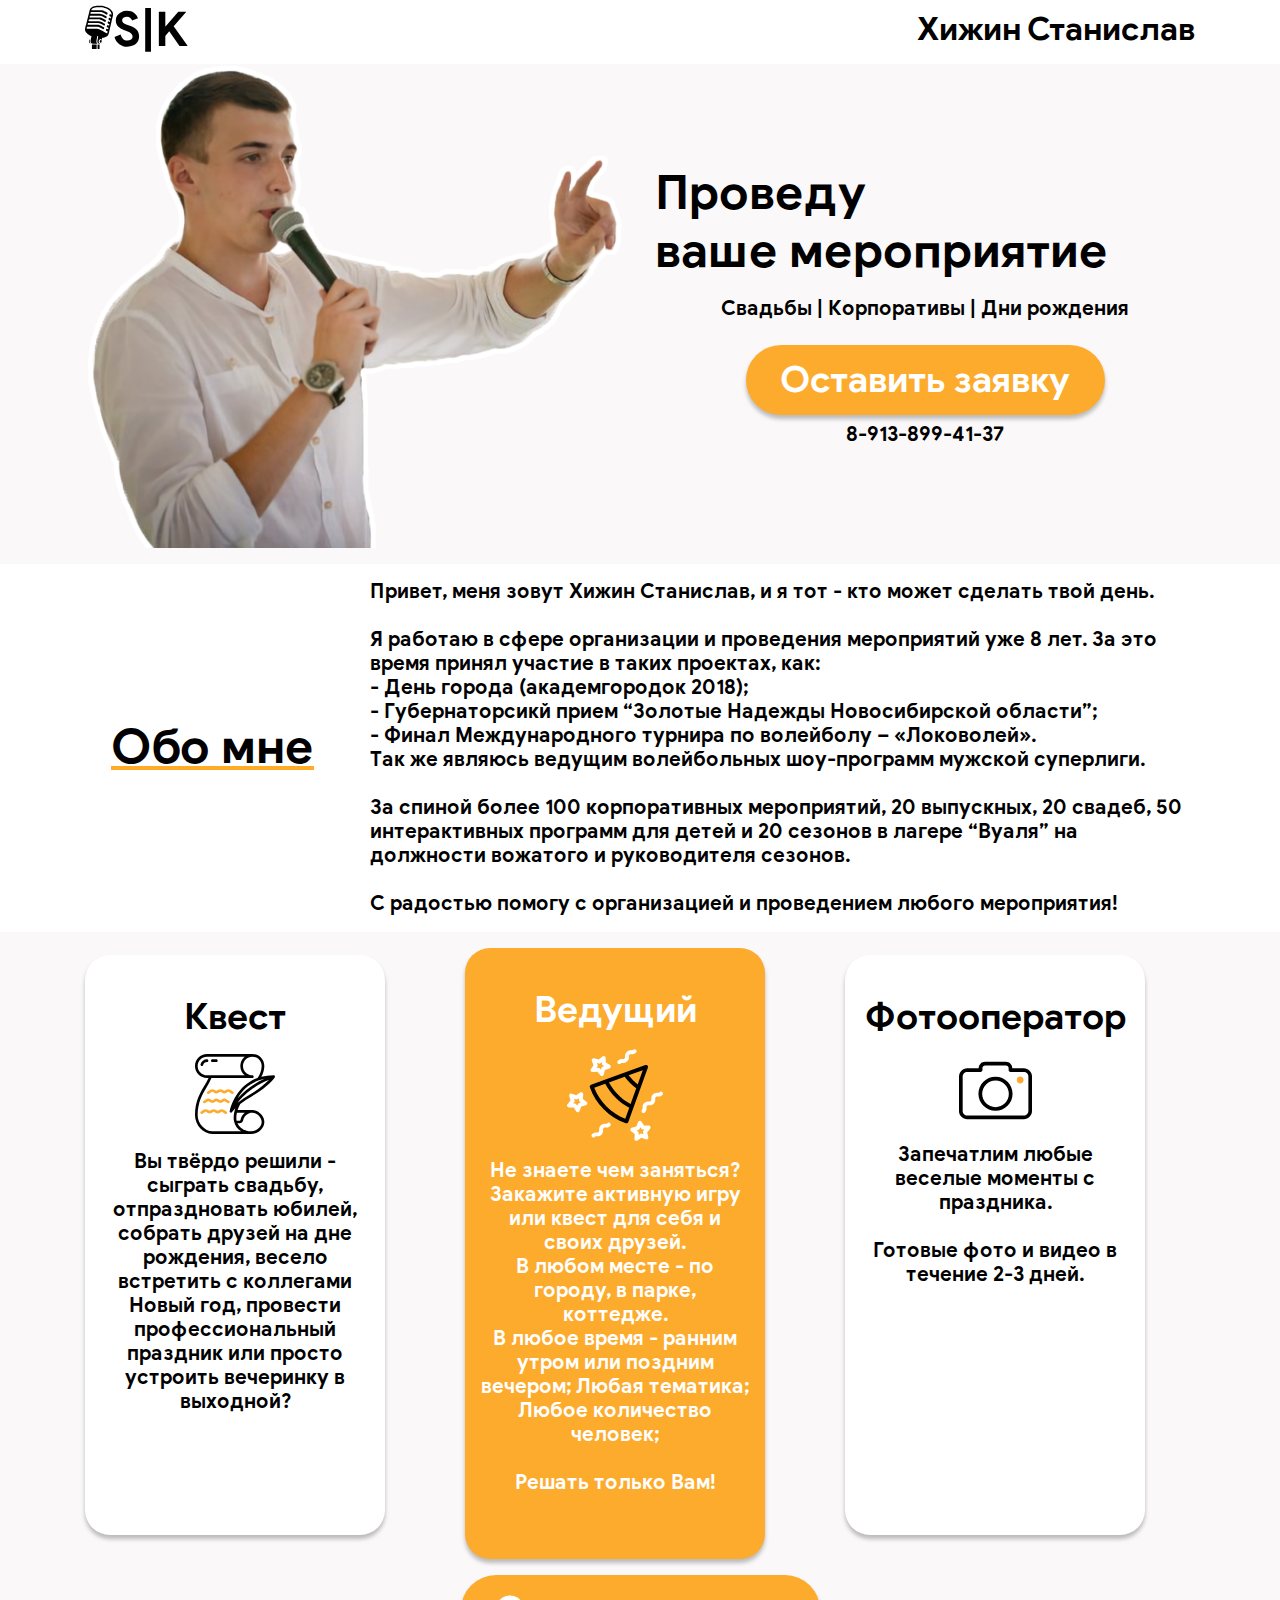
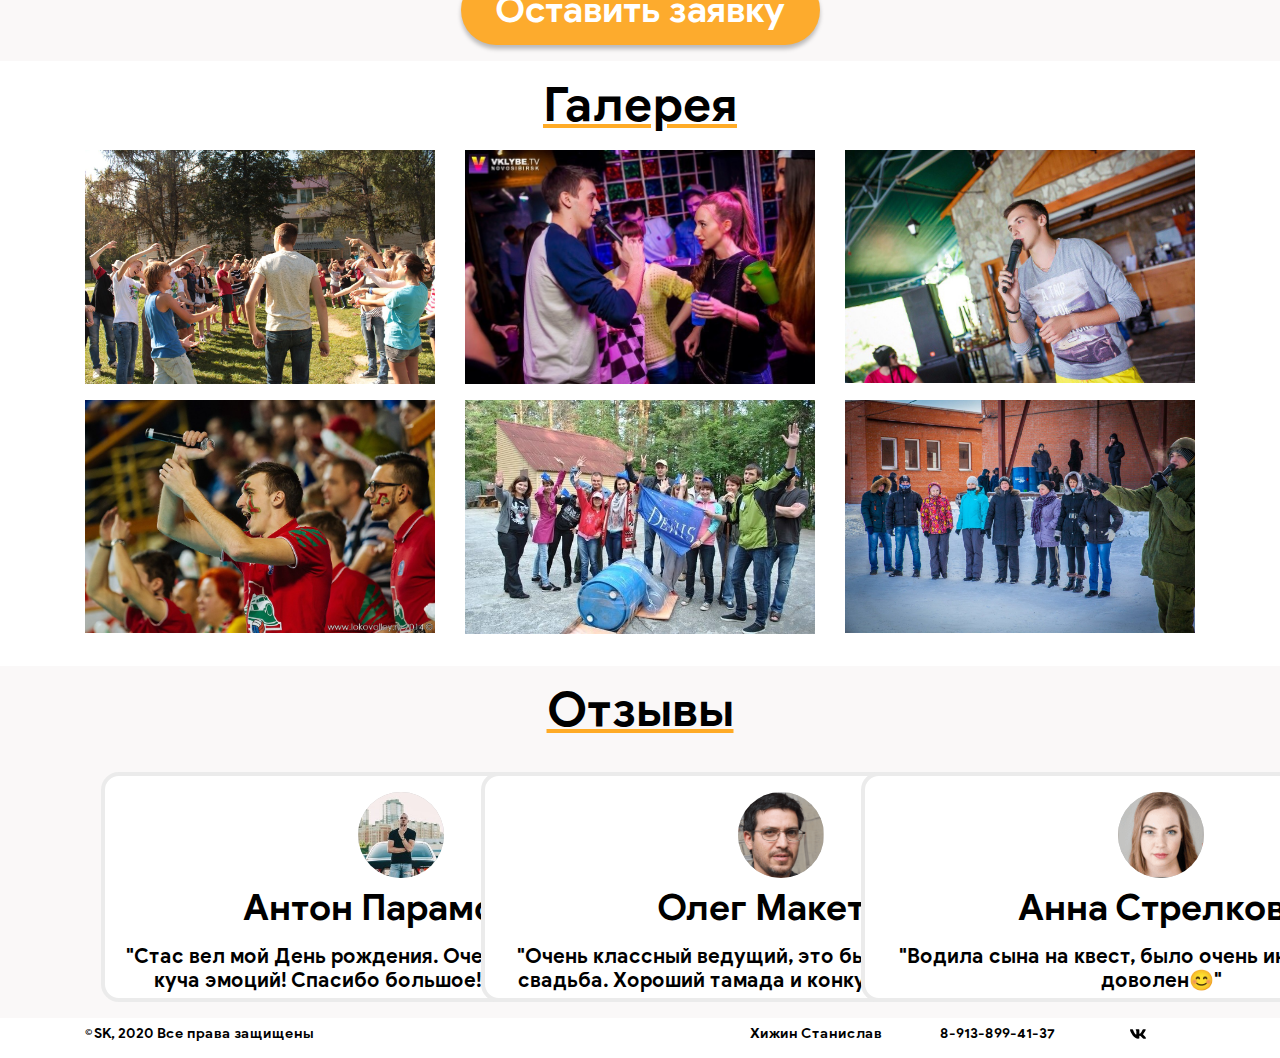
<file: index.html>
<!DOCTYPE html>
<html lang="ru">
<head>
    <meta charset="UTF-8">
    <meta name="viewport" content="width=device-width, initial-scale=1, shrink-to-fit=no">
    <title>S|K Хижин Станислав</title>
    <link rel="stylesheet" href="./css/bootstrap.min.css">
    <link rel="stylesheet" href="./css/style.css">
</head>
<body>

    <header class="header">
        <div class="container">
            <div class="row justify-content-between">

                <div class="col-3 col-md-2">
                    <img src="./img/svg/logo.svg" alt="logo S|K" class="img-fluid">
                </div>

                <div class="col-9" >
                    <p class="title text-right" style="font-size: 32px; margin-top: 10px ">Хижин Станислав</p>
                </div>

            </div>
        </div>
    </header>

    <section class="intro">
        <div class="container">
            <div class="row align-items-center justify-content-center">

                <div class="col-12 col-md-10 col-lg-6">
                    <div class="kkk">
                        <img src="./img/intro_photo.png" alt="photo" class="img-fluid">
                    </div>
                </div>                

                <div class="col-12 col-md-10 col-lg-6 col-xl-6" style="margin-top: 16px; margin-bottom: 16px;">
                    <div class="intro__text">
                        <p class="title title_margin">Проведу <br> ваше мероприятие</p>
                        <p class="intro_information text-center">Свадьбы | Корпоративы | Дни рождения</p>
                        <div class="zzz text-center">
                            <button class="request " style="margin: 8px;">Оставить заявку</button>
                            <p class="number">8-913-899-41-37</p>
                        </div>    
                    </div>
                </div>

            </div>
        </div>
    </section>

    <section class="info">
        <div class="container">
            <div class="row align-items-center">

                <div class="col-12 col-lg-3">
                    <p class="title text-center" style="margin-top: 16px;"><u style="text-decoration-color: #FFAB26 ;">Обо мне</u></p>
                </div>

                <div class="col col-lg-9">
                    <p class="info__text" style="margin-top: 16px; margin-bottom: 16px;">Привет, меня зовут Хижин Станислав, и я тот - кто может сделать твой день. <br>
                        <br>
                        Я работаю в сфере организации и проведения мероприятий уже 8 лет. <span class="d-none d-md-inline">За это время принял участие в таких проектах, как: <br>
                        - День города (академгородок 2018); <br>
                        - Губернаторсикй прием “Золотые Надежды Новосибирской области”;<br>
                        - Финал Международного турнира по волейболу – «Локоволей». <br>
                        Так же являюсь ведущим волейбольных шоу-программ мужской суперлиги.</span>
                        <br><br>
                        За спиной более 100 корпоративных мероприятий, 20 выпускных, 20 свадеб, 50 интерактивных программ для детей и 20 сезонов в лагере “Вуаля” на должности вожатого и руководителя сезонов. <br>
                        <br>
                        С радостью помогу с организацией и проведением любого мероприятия!</p>
                </div>

            </div>
        </div>
    </section>

    <section class="services">
        <div class="container">
            <div class="row justify-content-center align-items-center">

                <div class="col-auto col-mg-6 col-lg-4 order-lg-2">
                    <div class="first_card">

                        <div class="card__inside__mobile d-flex d-lg-none">
                           
                            <div class="photo__text" style="color: white;">
                                <p class="title">Ведущий</p>
                                <p class="text" style="font-size: 18px;">Сделаем ваш день!</p>
                            </div>
                            
                            <img src="./img/svg/party.svg" alt="party" class="img-fluid">

                        </div>

                        <div class="card__inside d-none d-lg-inline justify-content-center">
                           
                            <p class="subtitle" style="color: white;">Ведущий</p>
                            <div class="kkk">
                                <img src="./img/svg/party.svg" alt="party" class="img-fluid">
                            </div>
                            <p class="text" style="color: white;">Не знаете чем заняться?<br>
                                Закажите активную игру или квест для себя и своих друзей.<br>
                                В любом месте - по городу, в парке, коттедже.<br>
                                В любое время - ранним утром или поздним вечером;
                                Любая тематика;<br>
                                Любое количество человек;<br>
                                <br>
                                Решать только Вам!</p>
                            
                        </div>

                    </div>
                </div>

                <div class="col-auto col-mg-6 col-lg-4 order-lg-1">
                    <div class="other_card">

                        <div class="card__inside__mobile d-flex d-lg-none text-right">
                            <img src="./img/svg/quest.svg" alt="quest" class="img-fluid ">

                            <div class="photo__text">
                                <p class="title">Квест</p>
                                <p class="text" style="font-size: 18px;">Устроим захватывающие приключения!</p>
                            </div>

                        </div>

                        <div class="card__inside d-none d-lg-inline">

                            <p class="subtitle">Квест</p>
                            <div class="kkk">
                                <img src="./img/svg/quest.svg" alt="quest" class="img-fluid">
                            </div>
                            <p class="text">Вы твёрдо решили - сыграть свадьбу, отпраздновать юбилей, собрать друзей на дне рождения, весело встретить с коллегами Новый год, провести профессиональный праздник или просто устроить вечеринку в выходной?</p>

                        </div>

                    </div>
                </div>

                <div class="col-auto col-mg-6 col-lg-4 order-lg-3">
                    <div class="other_card">

                        <div class="card__inside__mobile d-flex d-lg-none">

                            <div class="photo__text">
                                <p class="title">Фото</p>
                                <p class="text" style="font-size: 18px;">Запечатлим веселые <br> моменты!</p>
                            </div>
                            
                            <img src="./img/svg/photographer.svg" alt="photo" class="img-fluid">

                        </div>

                        <div class="card__inside d-none d-lg-inline">

                            
                            <p class="subtitle">Фотооператор</p>
                            <div class="kkk">
                                <img src="./img/svg/photographer.svg" alt="photo" class="img-fluid">
                            </div>
                            <p class="text">Запечатлим любые веселые моменты с праздника.
                                <br><br>
                                Готовые фото и видео в течение 2-3 дней.</p>
   
                         </div>
                    </div>
                </div>

                <div class="col-auto col-md-12 order-lg-4 text-center">
                    <button class="request" style="margin-bottom: 16px;">Оставить заявку</button>
                </div>

            </div>
        </div>
    </section>

    <span class="d-none d-lg-inline">

    <section class="gallery">
        <div class="container">
            <div class="row justify-content-center" style="margin-bottom: 16px;">

                <div class="col-12"><p class="title text-center" style="margin-top: 16px;"><u style="text-decoration-color: #FFAB26;">Галерея</u></p></div>
                <div class="col-10 col-md-4"><img src="./img/b3c2WQaXPgs.jpg" alt="photo_1" class="img-fluid" style="margin-bottom: 16px;"></div>
                <div class="col-10 col-md-4"><img src="./img/KuXMczZM7dY.jpg" alt="photo_1" class="img-fluid" style="margin-bottom: 16px;"></div>
                <div class="col-10 col-md-4"><img src="./img/TsQlwgNyJWY.jpg" alt="photo_1" class="img-fluid" style="margin-bottom: 16px;"></div>
                <div class="col-10 col-md-4"><img src="./img/ih05FQ9t0QM.jpg" alt="photo_1" class="img-fluid" style="margin-bottom: 16px;"></div>
                <div class="col-10 col-md-4"><img src="./img/RROSfy7lh-s.jpg" alt="photo_1" class="img-fluid" style="margin-bottom: 16px;"></div>
                <div class="col-10 col-md-4"><img src="./img/xqueUt2R3HY.jpg" alt="photo_1" class="img-fluid" style="margin-bottom: 16px;"></div>

            </div>
        </div>
    </section>
</span>
    <section class="reviews">
        <div class="container">
            <div class="row justify-content-center align-items-center">

                <div class="col-12"><p class="title text-center" style="margin-top: 16px;"><u style="text-decoration-color: #FFAB26 ;">Отзывы</u></p></div>

                <div class="col-auto col-mg-6 col-lg-auto col-xl-4">
                    <div class="review">
                        <div class="rewiew_inside text-center">
                            <img src="./img/lGWJP_vWt6k (2).jpg" alt="photo_1" class="review__photo" >
                            <p class="subtitle">Антон  Парамонов</p>
                            <p class="review_text">"Стас вел мой День рождения. Очень круто потусили, куча эмоций! Спасибо большое! Рекомендую👍"</p>
                        </div>
                    </div>
                </div>

                <div class="col-auto col-mg-6 col-lg-auto col-xl-4">
                    <div class="review">
                        <div class="rewiew_inside text-center">
                            <img src="./img/Screenshot_1.png" alt="photo_1" class="review__photo" >
                            <p class="subtitle">Олег Макетов</p>
                            <p class="review_text">"Очень классный ведущий, это была самая веселая свадьба. Хороший тамада и конкурсы интересные!"</p>
                        </div>
                    </div>
                </div>

                <div class="col-auto col-mg-6 col-lg-auto col-xl-4">
                    <div class="review">
                        <div class="rewiew_inside text-center">
                            <img src="./img/Screenshot_2.png" alt="photo_1" class="review__photo" >
                            <p class="subtitle">Анна Стрелкова</p>
                            <p class="review_text">"Водила сына на квест, было очень интересно. Сын доволен😊"</p>
                        </div>
                    </div>
                </div>
            </div>
        </div>
    </section>

    <footer class="footer">
        <div class="container">
            <div class="row justify-content-center" style="font-size: 14px; margin-top: 8px;">
                <div class="col-5 col-md-3 order-md-2 col-lg-2 col-xl-2"><p class="footer__name">Хижин Станислав</p></div>
                <div class="col-5 col-md-3 order-md-3 col-lg-2 col-xl-2"><p class="footer_number">8-913-899-41-37</p></div>
                <div class="col-2 col-md-1 order-md-4 col-lg-1 col-xl-1" ><a href="https://vk.com/staskhizhin"><img src="./img/svg/vk.svg" alt="vk" class="footer_vk" style="width: 16px; height:auto"></a></div>
                <div class="col-8 col-md-5 order-md-1 col-lg-7 col-xl-7"><p class="footer__copyright">©SK, 2020 Все права защищены</p></div></div>
            </div>
        </div>
    </footer>
</body>
</html>
</file>
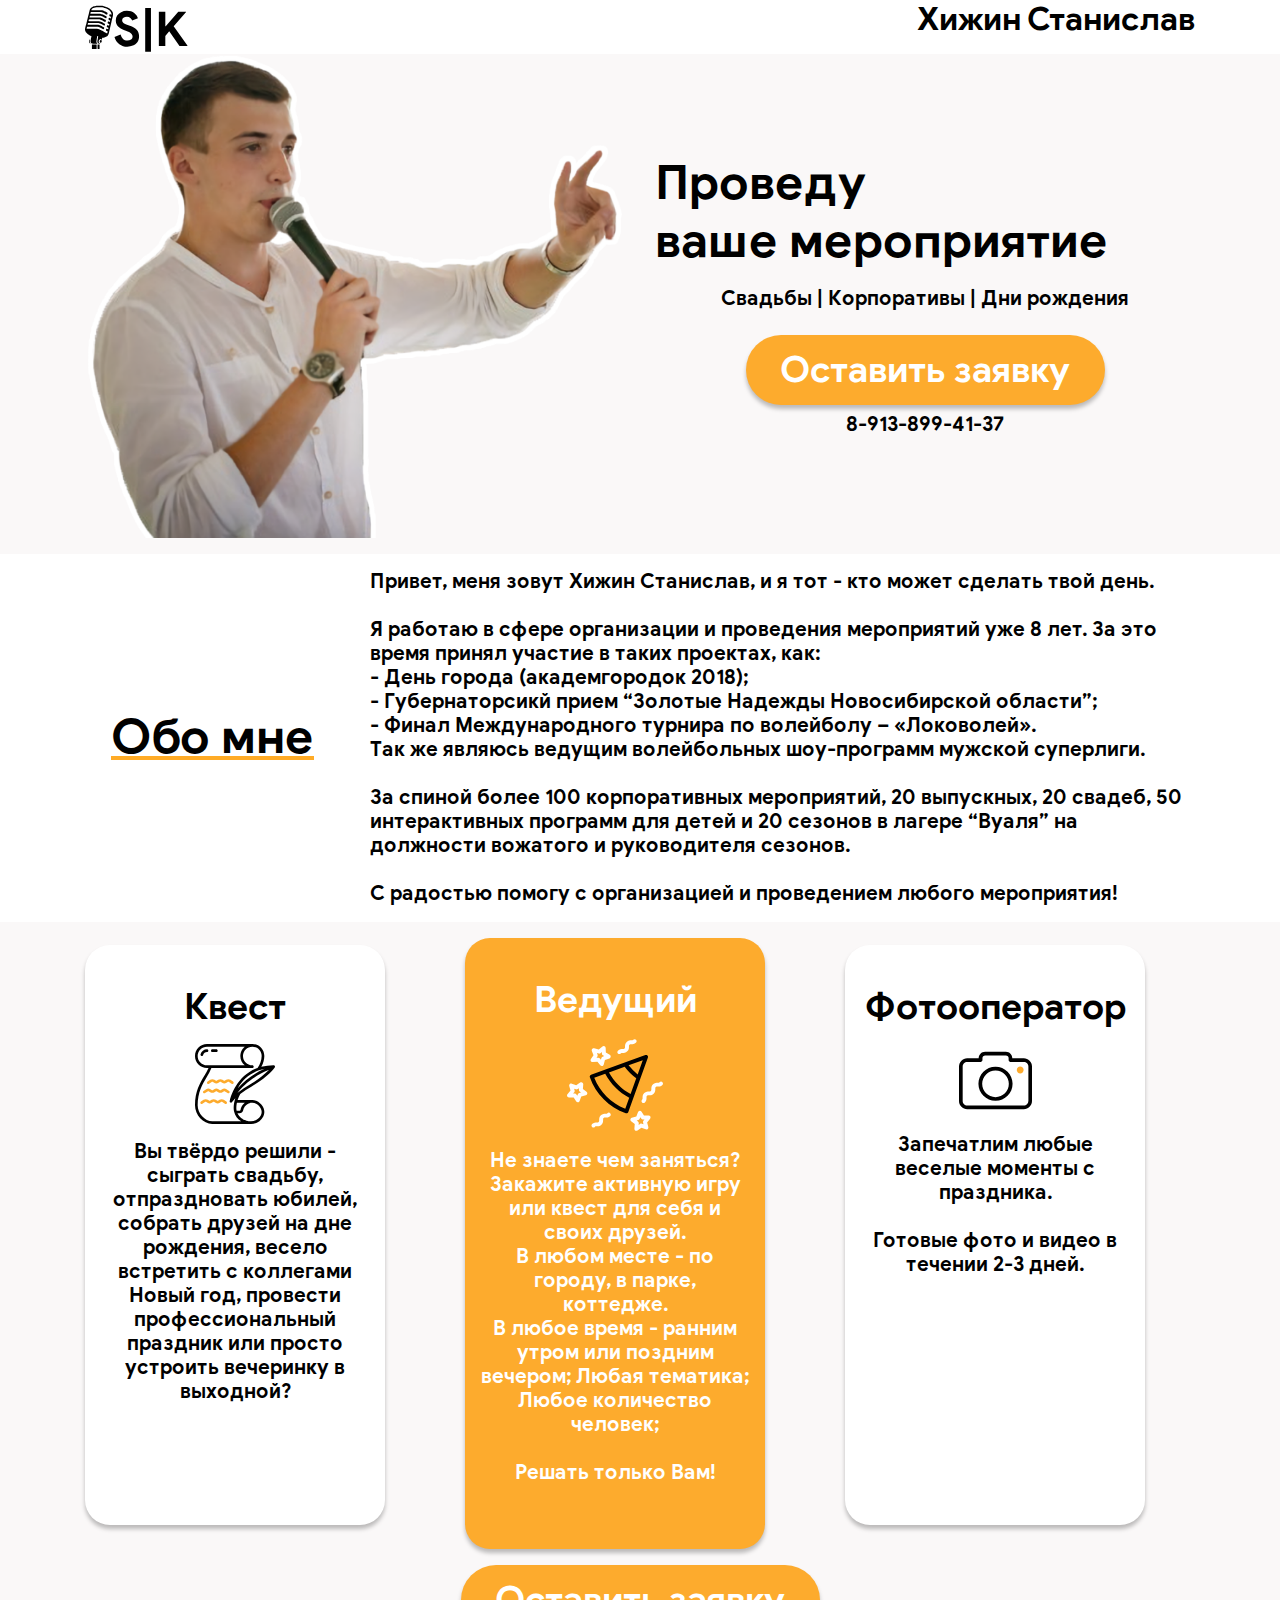
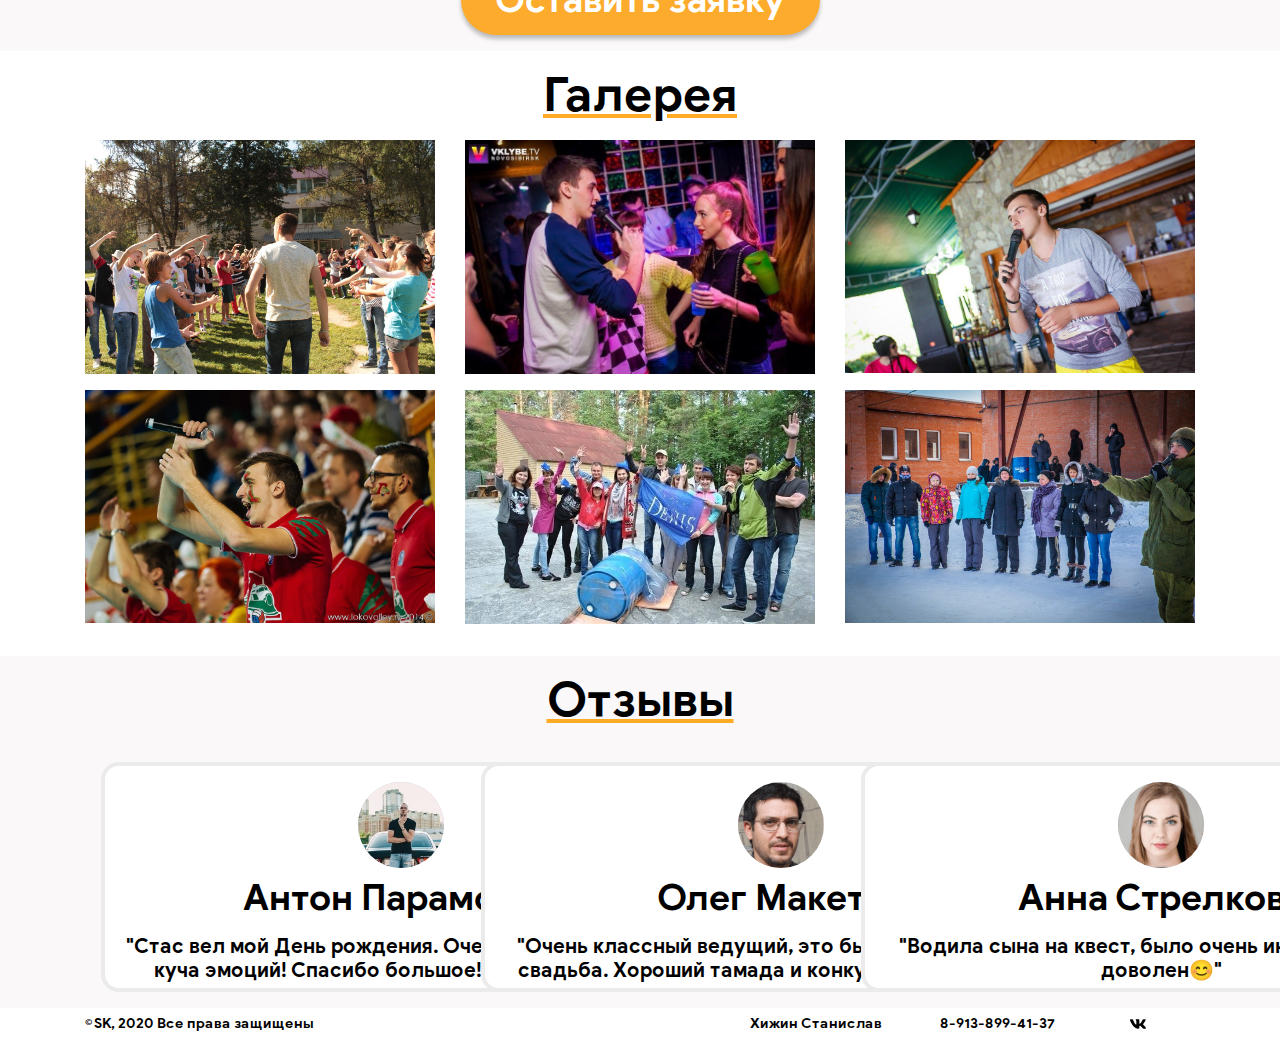
<file: Project_bootstrap.html>
<!DOCTYPE html>
<html lang="ru">
<head>
    <meta charset="UTF-8">
    <meta name="viewport" content="width=device-width, initial-scale=1, shrink-to-fit=no">
    <title>S|K Хижин Станислав</title>
    <link rel="stylesheet" href="./css/bootstrap.min.css">
    <link rel="stylesheet" href="./css/style.css">
</head>
<body>

    <header class="header">
        <div class="container">
            <div class="row justify-content-between">

                <div class="col-3 col-md-2">
                    <img src="./img/svg/logo.svg" alt="logo S|K" class="img-fluid">
                </div>

                <div class="col-9" >
                    <p class="title text-right" style="font-size: 32px;">Хижин Станислав</p>
                </div>

            </div>
        </div>
    </header>

    <section class="intro">
        <div class="container">
            <div class="row align-items-center justify-content-center">

                <div class="col-12 col-md-10 col-lg-6">
                    <div class="kkk">
                        <img src="./img/intro_photo.png" alt="photo" class="img-fluid">
                    </div>
                </div>                

                <div class="col-12 col-md-10 col-lg-6 col-xl-6" style="margin-top: 16px; margin-bottom: 16px;">
                    <div class="intro__text">
                        <p class="title title_margin">Проведу <br> ваше мероприятие</p>
                        <p class="intro_information text-center">Свадьбы | Корпоративы | Дни рождения</p>
                        <div class="zzz text-center">
                            <button class="request " style="margin: 8px;">Оставить заявку</button>
                            <p class="number">8-913-899-41-37</p>
                        </div>    
                    </div>
                </div>

            </div>
        </div>
    </section>

    <section class="info">
        <div class="container">
            <div class="row align-items-center">

                <div class="col-12 col-lg-3">
                    <p class="title text-center" style="margin-top: 16px;"><u style="text-decoration-color: #FFAB26 ;">Обо мне</u></p>
                </div>

                <div class="col col-lg-9">
                    <p class="info__text" style="margin-top: 16px; margin-bottom: 16px;">Привет, меня зовут Хижин Станислав, и я тот - кто может сделать твой день. <br>
                        <br>
                        Я работаю в сфере организации и проведения мероприятий уже 8 лет. <span class="d-none d-md-inline">За это время принял участие в таких проектах, как: <br>
                        - День города (академгородок 2018); <br>
                        - Губернаторсикй прием “Золотые Надежды Новосибирской области”;<br>
                        - Финал Международного турнира по волейболу – «Локоволей». <br>
                        Так же являюсь ведущим волейбольных шоу-программ мужской суперлиги.</span>
                        <br><br>
                        За спиной более 100 корпоративных мероприятий, 20 выпускных, 20 свадеб, 50 интерактивных программ для детей и 20 сезонов в лагере “Вуаля” на должности вожатого и руководителя сезонов. <br>
                        <br>
                        С радостью помогу с организацией и проведением любого мероприятия!</p>
                </div>

            </div>
        </div>
    </section>

    <section class="services">
        <div class="container">
            <div class="row justify-content-center align-items-center">

                <div class="col-auto col-mg-6 col-lg-4 order-lg-2">
                    <div class="first_card">

                        <div class="card__inside__mobile d-flex d-lg-none">
                           
                            <div class="photo__text" style="color: white;">
                                <p class="title">Ведущий</p>
                                <p class="text" style="font-size: 18px;">Сделаем ваш день!</p>
                            </div>
                            
                            <img src="./img/svg/party.svg" alt="party" class="img-fluid">

                        </div>

                        <div class="card__inside d-none d-lg-inline justify-content-center">
                           
                            <p class="subtitle" style="color: white;">Ведущий</p>
                            <div class="kkk">
                                <img src="./img/svg/party.svg" alt="party" class="img-fluid">
                            </div>
                            <p class="text" style="color: white;">Не знаете чем заняться?<br>
                                Закажите активную игру или квест для себя и своих друзей.<br>
                                В любом месте - по городу, в парке, коттедже.<br>
                                В любое время - ранним утром или поздним вечером;
                                Любая тематика;<br>
                                Любое количество человек;<br>
                                <br>
                                Решать только Вам!</p>
                            
                        </div>

                    </div>
                </div>

                <div class="col-auto col-mg-6 col-lg-4 order-lg-1">
                    <div class="other_card">

                        <div class="card__inside__mobile d-flex d-lg-none text-right">
                            <img src="./img/svg/quest.svg" alt="quest" class="img-fluid ">

                            <div class="photo__text">
                                <p class="title">Квест</p>
                                <p class="text" style="font-size: 18px;">Устроим захватывающие приключения!</p>
                            </div>

                        </div>

                        <div class="card__inside d-none d-lg-inline">

                            <p class="subtitle">Квест</p>
                            <div class="kkk">
                                <img src="./img/svg/quest.svg" alt="quest" class="img-fluid">
                            </div>
                            <p class="text">Вы твёрдо решили - сыграть свадьбу, отпраздновать юбилей, собрать друзей на дне рождения, весело встретить с коллегами Новый год, провести профессиональный праздник или просто устроить вечеринку в выходной?</p>

                        </div>

                    </div>
                </div>

                <div class="col-auto col-mg-6 col-lg-4 order-lg-3">
                    <div class="other_card">

                        <div class="card__inside__mobile d-flex d-lg-none">

                            <div class="photo__text">
                                <p class="title">Фото</p>
                                <p class="text" style="font-size: 18px;">Запечатлим веселые <br> моменты!</p>
                            </div>
                            
                            <img src="./img/svg/photographer.svg" alt="photo" class="img-fluid">

                        </div>

                        <div class="card__inside d-none d-lg-inline">

                            
                            <p class="subtitle">Фотооператор</p>
                            <div class="kkk">
                                <img src="./img/svg/photographer.svg" alt="photo" class="img-fluid">
                            </div>
                            <p class="text">Запечатлим любые веселые моменты с праздника.
                                <br><br>
                                Готовые фото и видео в течении 2-3 дней.</p>
   
                         </div>
                    </div>
                </div>

                <div class="col-auto col-md-12 order-lg-4 text-center">
                    <button class="request" style="margin-bottom: 16px;">Оставить заявку</button>
                </div>

            </div>
        </div>
    </section>

    <span class="d-none d-lg-inline">

    <section class="gallery">
        <div class="container">
            <div class="row justify-content-center" style="margin-bottom: 16px;">

                <div class="col-12"><p class="title text-center" style="margin-top: 16px;"><u style="text-decoration-color: #FFAB26;">Галерея</u></p></div>
                <div class="col-10 col-md-4"><img src="./img/b3c2WQaXPgs.jpg" alt="photo_1" class="img-fluid" style="margin-bottom: 16px;"></div>
                <div class="col-10 col-md-4"><img src="./img/KuXMczZM7dY.jpg" alt="photo_1" class="img-fluid" style="margin-bottom: 16px;"></div>
                <div class="col-10 col-md-4"><img src="./img/TsQlwgNyJWY.jpg" alt="photo_1" class="img-fluid" style="margin-bottom: 16px;"></div>
                <div class="col-10 col-md-4"><img src="./img/ih05FQ9t0QM.jpg" alt="photo_1" class="img-fluid" style="margin-bottom: 16px;"></div>
                <div class="col-10 col-md-4"><img src="./img/RROSfy7lh-s.jpg" alt="photo_1" class="img-fluid" style="margin-bottom: 16px;"></div>
                <div class="col-10 col-md-4"><img src="./img/xqueUt2R3HY.jpg" alt="photo_1" class="img-fluid" style="margin-bottom: 16px;"></div>

            </div>
        </div>
    </section>
</span>
    <section class="reviews">
        <div class="container">
            <div class="row justify-content-center align-items-center">

                <div class="col-12"><p class="title text-center" style="margin-top: 16px;"><u style="text-decoration-color: #FFAB26 ;">Отзывы</u></p></div>

                <div class="col-auto col-mg-6 col-lg-auto col-xl-4">
                    <div class="review">
                        <div class="rewiew_inside text-center">
                            <img src="./img/lGWJP_vWt6k (2).jpg" alt="photo_1" class="review__photo" >
                            <p class="subtitle">Антон  Парамонов</p>
                            <p class="review_text">"Стас вел мой День рождения. Очень круто потусили, куча эмоций! Спасибо большое! Рекомендую👍"</p>
                        </div>
                    </div>
                </div>

                <div class="col-auto col-mg-6 col-lg-auto col-xl-4">
                    <div class="review">
                        <div class="rewiew_inside text-center">
                            <img src="./img/Screenshot_1.png" alt="photo_1" class="review__photo" >
                            <p class="subtitle">Олег Макетов</p>
                            <p class="review_text">"Очень классный ведущий, это была самая веселая свадьба. Хороший тамада и конкурсы интересные!"</p>
                        </div>
                    </div>
                </div>

                <div class="col-auto col-mg-6 col-lg-auto col-xl-4">
                    <div class="review">
                        <div class="rewiew_inside text-center">
                            <img src="./img/Screenshot_2.png" alt="photo_1" class="review__photo" >
                            <p class="subtitle">Анна Стрелкова</p>
                            <p class="review_text">"Водила сына на квест, было очень интересно. Сын доволен😊"</p>
                        </div>
                    </div>
                </div>
            </div>
        </div>
    </section>

    <footer class="footer">
        <div class="container">
            <div class="row justify-content-center" style="font-size: 14px; margin-top: 8px;">
                <div class="col-5 col-md-3 order-md-2 col-lg-2 col-xl-2"><p class="footer__name">Хижин Станислав</p></div>
                <div class="col-5 col-md-3 order-md-3 col-lg-2 col-xl-2"><p class="footer_number">8-913-899-41-37</p></div>
                <div class="col-2 col-md-1 order-md-4 col-lg-1 col-xl-1" ><a href="https://vk.com/staskhizhin"><img src="./img/svg/vk.svg" alt="vk" class="footer_vk" style="width: 16px; height:auto"></a></div>
                <div class="col-8 col-md-5 order-md-1 col-lg-7 col-xl-7"><p class="footer__copyright">©SK, 2020 Все права защищены</p></div></div>
            </div>
        </div>
    </footer>
</body>
</html>
</file>
<file: css/style.css>
@font-face {
    font-family: 'Google Sans';
    font-weight: bold;
    font-style: normal;
    src: local('Google Sans Bold'), local('GoogleSans-Bold'),
    url('../fonts/GoogleSans-Bold.woff2') format('woff2'),
    url('../fonts/GoogleSans-Bold.woff') format('woff');
}

/* на xs */
body{
    font-family: 'Google Sans';
    font-style: normal;
    font-size: 18px;
    line-height: 1;
    font-weight: normal;
    color: black;
}

.title{
    font-size: 36px;
}

.subtitle{
    font-size: 20px;
}

.request{
    width: 241px;
    height: 46px;
    background: #FDAB2D;
    box-shadow: 0px 4px 4px rgba(0, 0, 0, 0.25);
    border-radius: 50px;
    color: white;
    border: 0;
    font-size: 20px;
}

.request:hover, .request:focus, .request:active{
    background: #EA9A1F;
}

.title_margin{
    margin-left: 18px;
}

.first_card{
    width: 382px;
    height: 121px;
    background: #FDAB2D;
    box-shadow: 0px 4px 4px rgba(0, 0, 0, 0.25);
    border-radius: 30px;
    margin-top: 16px;
    margin-bottom: 16px;
}

.other_card{
    width: 382px;
    height: 121px;
    background: #FFFFFF;
    box-shadow: 0px 4px 4px rgba(0, 0, 0, 0.25);
    border-radius: 30px;
    margin-bottom: 16px;
}

.review{
    width: 352px;
    height: 243px;
    background: #FFFFFF;
    border: 4px solid #EBEBEB;
    box-sizing: border-box;
    border-radius: 18px;
    margin: 8px;
    padding: 16px;
}

.review__photo{
    width: 86px;
    height: 86px;
    border-radius: 100px;
    background: #C4C4C4;
    margin-bottom: 8px;
}

.reviews{
    background: white;
}

.card__inside__mobile{
    padding: 16px;
    justify-content: space-between;
    align-items: center;
}

.lepexa{
    position: absolute;
}

/* на md */
@media (min-width: 768px) {
    body {
        font-family: 'Google Sans';
        font-style: normal;
        font-size: 20px;
        line-height: 1.2;
        font-weight: normal;
        color: black;
    }

    .title{
        font-size: 36px;
    }
    
    .subtitle{
        font-size: 24px;
    }

    .request{
        width: 300px;
        height: 59px;
        background: #FDAB2D;
        box-shadow: 0px 4px 4px rgba(0, 0, 0, 0.25);
        border-radius: 50px;
        color: white;
        border: 0;
        font-size: 24px;
    }

    .title_margin{
        margin-left: 87px;
    }

    .first_card{
        width: 382px;
        height: 121px;
        background: #FDAB2D;
        box-shadow: 0px 4px 4px rgba(0, 0, 0, 0.25);
        border-radius: 30px;
        margin-top: 16px;
        margin-bottom: 16px;
    }
    
    .other_card{
        width: 382px;
        height: 121px;
        background: #FFFFFF;
        box-shadow: 0px 4px 4px rgba(0, 0, 0, 0.25);
        border-radius: 30px;
        margin-bottom: 16px;
    }

    .review{
        width: 600px;
        height: 230px;
        background: #FFFFFF;
        border: 4px solid #EBEBEB;
        box-sizing: border-box;
        border-radius: 18px;
        margin: 16px;
        padding: 16px;
    }

    .card__inside__mobile{
        padding: 16px;
        justify-content: space-between;
        align-items: center;
    }

}

/* на lg */
@media (min-width: 992px) {
    body {
        font-family: 'Google Sans';
        font-style: normal;
        font-size: 20px;
        line-height: 1.2;
        font-weight: normal;
        color: black;
    }

    .title{
        font-size: 48px;
    }
    
    .subtitle{
        font-size: 36px;
    }

    .request{
        width: 359px;
        height: 70px;
        background: #FDAB2D;
        box-shadow: 0px 4px 4px rgba(0, 0, 0, 0.25);
        border-radius: 50px;
        color: white;
        border: 0;
        font-size: 36px;
    }

    .title_margin{
        margin-left: 0px;
    }

    .reviews{
        background: #FAF8F8;
    }

    .first_card{
        width: 300px;
        height: 611px;
        background: #FDAB2D;
        border-radius: 25px;
        box-shadow: 0px 4px 4px rgba(0, 0, 0, 0.25);
        padding: 16px;
    }
    
    .other_card{
        width: 300px;
        height: 580px;
        background: #FFFFFF;
        box-shadow: 0px 4px 4px rgba(0, 0, 0, 0.25);
        border-radius: 25px;
        padding: 16px;
    }

    .card__inside{
        text-align: center;
        padding: 24px;
    }

    .kkk{
        margin-bottom: 16px;
    }

}

/* на xl */
@media (min-width: 1440px) {

    .title_margin{
        margin-left: 70px;

    }

    .first_card{
        width: 350px;
        height: 611px;
        background: #FDAB2D;
        border-radius: 25px;
        box-shadow: 0px 4px 4px rgba(0, 0, 0, 0.25);
    }
    
    .other_card{
        width: 350px;
        height: 580px;
        background: #FFFFFF;
        box-shadow: 0px 4px 4px rgba(0, 0, 0, 0.25);
        border-radius: 25px;
    }


    .review{
        width: 365px;
        height: 285px;
        background: #FFFFFF;
        border: 4px solid #EBEBEB;
        box-sizing: border-box;
        border-radius: 18px;
        margin: 8px;
        padding: 16px;
        margin-bottom: 24px;
    }
}

/* INTRO - START */

.intro{
    background: #FAF8F8 ;
}

/* INTRO - END */

/* INFO - START */

.info{
    background: white ;
}

/* INFO - END */

/* SERVICE - START */

.services{
    background: #FAF8F8;
}


/* SERVICE - END */

/* REVIEWS - START */



/* REVIEWS - END */

/* GALLERY - START */
.gallery{
    background: white;
}
/* GALLERY - END */

/* FOOTER - START */

.footer{
    background: white ;
}

/* FOOTER - END */
</file>
